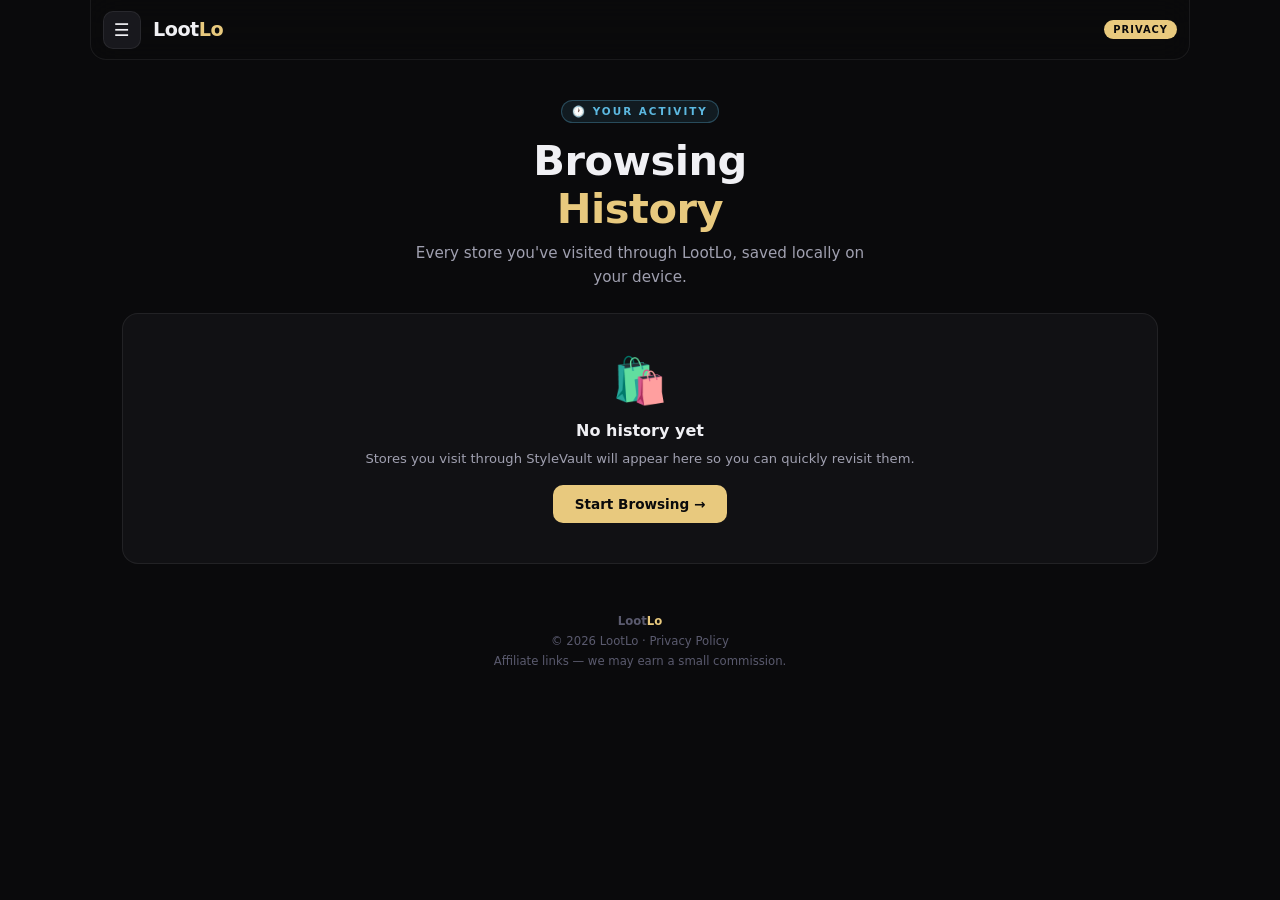
<file: history.html>
<!DOCTYPE html>
<html lang="en">

<head>
  <meta charset="UTF-8" />
  <meta name="viewport" content="width=device-width, initial-scale=1.0, maximum-scale=1.0, user-scalable=no" />
  <title>History — LootLo</title>
  <meta name="description" content="Every store you've visited through LootLo, saved locally on your device.">
  <meta name="keywords"
    content="LootLo, browsing history, visited stores, store categories, revisit stores, clear history, local storage">
  <meta property="og:title" content="History — LootLo">
  <meta property="og:description" content="Every store you've visited through LootLo, saved locally on your device.">
  <meta property="og:image" content="https://lootlo.site/lootlo.png">
  <link rel="stylesheet" href="style.css" />
  <link rel="shortcut icon" href="icon.webp" type="image/x-icon">
  <style>
    nav a {
      text-decoration: none;
      color: inherit;
    }
    .page-hero {
      padding: 28px 20px 20px;
    }

    .page-hero h1 {
      font-size: 1.8rem;
      font-weight: 800;
      letter-spacing: -0.5px;
      line-height: 1.15;
      margin-bottom: 8px;
    }

    .page-hero h1 em {
      font-style: normal;
      color: var(--gold);
    }

    .page-hero p {
      font-size: 0.85rem;
      color: var(--text-dim);
      line-height: 1.6;
    }

    .eyebrow {
      display: inline-flex;
      align-items: center;
      gap: 6px;
      background: rgba(92, 184, 224, 0.1);
      border: 1px solid rgba(92, 184, 224, 0.3);
      color: var(--blue);
      font-size: 0.65rem;
      font-weight: 700;
      letter-spacing: 2px;
      text-transform: uppercase;
      padding: 4px 10px;
      border-radius: 20px;
      margin-bottom: 14px;
    }

    .summary {
      display: flex;
      margin: 0 20px 24px;
      background: var(--surface2);
      border: 1px solid var(--border);
      border-radius: var(--radius-sm);
      overflow: hidden;
    }

    .summary-stat {
      flex: 1;
      padding: 14px 0;
      text-align: center;
      border-right: 1px solid var(--border);
    }

    .summary-stat:last-child {
      border-right: none;
    }

    .summary-num {
      font-size: 1.2rem;
      font-weight: 800;
      color: var(--blue);
      line-height: 1;
      margin-bottom: 4px;
    }

    .summary-label {
      font-size: 0.65rem;
      color: var(--muted);
      font-weight: 500;
      text-transform: uppercase;
      letter-spacing: 0.8px;
    }

    .history-section {
      padding: 0 20px;
      margin-bottom: 28px;
    }

    .history-section-title {
      font-size: 0.7rem;
      font-weight: 700;
      text-transform: uppercase;
      letter-spacing: 1.5px;
      color: var(--muted);
      margin-bottom: 12px;
    }

    .history-list {
      display: flex;
      flex-direction: column;
      gap: 8px;
    }

    .history-item {
      display: flex;
      align-items: center;
      gap: 12px;
      background: var(--surface);
      border: 1px solid var(--border);
      border-radius: var(--radius-sm);
      padding: 12px 14px;
      animation: slideUp 0.3s ease both;
    }

    .history-icon {
      width: 36px;
      height: 36px;
      border-radius: 9px;
      background: var(--surface2);
      border: 1px solid var(--border);
      display: flex;
      align-items: center;
      justify-content: center;
      font-size: 1rem;
      flex-shrink: 0;
    }

    .history-info {
      flex: 1;
      min-width: 0;
    }

    .history-store {
      font-size: 0.87rem;
      font-weight: 600;
      margin-bottom: 2px;
    }

    .history-cat {
      font-size: 0.72rem;
      color: var(--muted);
    }

    .history-right {
      display: flex;
      flex-direction: column;
      align-items: flex-end;
      gap: 6px;
    }

    .history-time {
      font-size: 0.65rem;
      color: var(--muted);
      white-space: nowrap;
    }

    .revisit-btn {
      font-size: 0.65rem;
      font-weight: 700;
      color: var(--gold);
      background: var(--gold-glow);
      border: 1px solid var(--border-gold);
      padding: 3px 8px;
      border-radius: 10px;
      cursor: pointer;
      text-decoration: none;
      white-space: nowrap;
    }

    .revisit-btn:active {
      opacity: 0.7;
    }

    .clear-wrap {
      padding: 0 20px 20px;
      text-align: center;
    }

    .clear-btn {
      background: transparent;
      border: 1px solid rgba(224, 92, 92, 0.3);
      color: var(--red);
      font-size: 0.8rem;
      font-weight: 600;
      padding: 10px 20px;
      border-radius: var(--radius-sm);
      cursor: pointer;
      width: 100%;
    }

    .clear-btn:active {
      opacity: 0.7;
    }

    /* ── DESKTOP ── */
    @media (min-width: 768px) {
      .page-hero {
        padding: 40px 0 24px;
        text-align: center;
        display: flex;
        flex-direction: column;
        align-items: center;
      }
      .page-hero h1 { font-size: 2.6rem; }
      .page-hero p { max-width: 480px; font-size: 0.95rem; }

      .summary {
        margin: 0 auto 24px;
        max-width: 480px;
      }

      .history-section { padding: 0; }

      .history-list {
        display: grid;
        grid-template-columns: repeat(2, 1fr);
        gap: 8px;
      }

      .clear-wrap { padding: 0 0 20px; }
      .clear-btn { max-width: 320px; margin: 0 auto; }
    }

    @media (min-width: 1100px) {
      .history-list { grid-template-columns: repeat(3, 1fr); }
    }
  </style>
</head>

<body>

  <nav class="top-nav">
    <div class="nav-left">
      <div class="hamburger-btn" id="hamburger-btn">☰</div>
      <div class="logo-text">Loot<span>Lo</span></div>
    </div>
    <div class="nav-right">
      <div class="nav-badge"><a href="privacy.html">Privacy</a></div>
    </div>
  </nav>

  <!-- HAMBURGER MENU OVERLAY -->
  <div id="menu-overlay">
    <div class="menu-panel">
      <div class="menu-header">
        <div class="logo-text">Loot<span>Lo</span></div>
        <div class="menu-close" id="menu-close">✕</div>
      </div>
      <a class="menu-item" href="/">
        <span class="menu-item-icon">🏠</span> Home
      </a>
      <a class="menu-item" href="trending.html">
        <span class="menu-item-icon">🔥</span> Trending
      </a>
      <a class="menu-item" href="toppicks.html">
        <span class="menu-item-icon">⭐</span> Top Picks
      </a>
      <a class="menu-item active" href="history.html">
        <span class="menu-item-icon">🕐</span> History
      </a>
      <a class="menu-item" href="privacy.html">
        <span class="menu-item-icon">🔒</span> Privacy Policy
      </a>
    </div>
  </div>

  <main class="main">

    <div class="page-hero">
      <div class="eyebrow">🕐 Your Activity</div>
      <h1>Browsing<br /><em>History</em></h1>
      <p>Every store you've visited through LootLo, saved locally on your device.</p>
    </div>

    <div class="summary" id="summary-row" style="display:none">
      <div class="summary-stat">
        <div class="summary-num" id="stat-total">0</div>
        <div class="summary-label">Visited</div>
      </div>
      <div class="summary-stat">
        <div class="summary-num" id="stat-stores">0</div>
        <div class="summary-label">Stores</div>
      </div>
      <div class="summary-stat">
        <div class="summary-num" id="stat-cats">0</div>
        <div class="summary-label">Categories</div>
      </div>
    </div>

    <div id="history-root"></div>

    <div class="clear-wrap" id="clear-wrap" style="display:none">
      <button class="clear-btn" id="clear-btn">🗑 Clear All History</button>
    </div>

    <!-- FOOTER -->
    <div class="main-footer">
      <strong>Loot<span>Lo</span></strong><br />
      © 2026 LootLo · <a href="privacy.html">Privacy Policy</a><br />
      Affiliate links — we may earn a small commission.
    </div>


  </main>

  <!-- Bottom nav removed — navigation now via hamburger menu -->

  <div id="overlay">
    <div class="sheet">
      <div class="sheet-handle"></div>
      <div class="sheet-body">
        <div class="sheet-icon">🛍️</div>
        <div class="sheet-title">Revisiting Store</div>
        <div class="sheet-store" id="sheet-store-name">–</div>
        <p class="sheet-note">We'll take you back to the pre-filtered section you visited before.</p>
        <div class="progress-wrap">
          <div class="progress-bar" id="sheet-progress"></div>
        </div>
        <p class="sheet-disclaimer">⚡ Affiliate link — LootLo may earn a commission at no extra cost to you.</p>
        <button class="btn-go" id="btn-go">Continue to Store →</button>
        <button class="btn-back" id="btn-back">Go back</button>
      </div>
    </div>
  </div>

  <script>
    // History page uses localStorage only — no Firebase needed.
    // Store metadata is fetched once from Firebase when available to keep URLs fresh,
    // but falls back to localStorage cache for offline use.

    const STORE_META_CACHE_KEY = 'sv_store_meta';

    function getVisited() {
      try { return JSON.parse(localStorage.getItem('sv_visited') || '{}'); } catch { return {}; }
    }
    function getStoreMeta() {
      try { return JSON.parse(localStorage.getItem(STORE_META_CACHE_KEY) || '{}'); } catch { return {}; }
    }

    function buildHistory() {
      const visited = getVisited();
      const storeMeta = getStoreMeta();
      const keys = Object.keys(visited).filter(k => visited[k]);
      return keys.map(key => {
        const meta = storeMeta[key] || {};
        const parts = key.split('_');
        const storeName = parts.slice(1).join('_');
        return {
          key, storeName,
          icon: meta.icon || '🛍️',
          cat: meta.cat || 'Fashion',
          url: meta.url || '#'
        };
      });
    }

    // ── Hamburger menu ──
    const menuOverlay = document.getElementById('menu-overlay');
    document.getElementById('hamburger-btn').addEventListener('click', () => {
      menuOverlay.classList.add('open');
    });
    document.getElementById('menu-close').addEventListener('click', () => {
      menuOverlay.classList.remove('open');
    });
    menuOverlay.addEventListener('click', e => {
      if (e.target === menuOverlay) menuOverlay.classList.remove('open');
    });

    let pendingUrl = null;

    function openSheet(name, url) {
      pendingUrl = url;
      document.getElementById('sheet-store-name').textContent = name;
      document.getElementById('overlay').classList.add('open');
      const bar = document.getElementById('sheet-progress');
      bar.style.width = '0%';
      requestAnimationFrame(() => { bar.style.width = '100%'; });
    }
    function closeSheet() {
      document.getElementById('overlay').classList.remove('open');
      pendingUrl = null;
      const bar = document.getElementById('sheet-progress');
      bar.style.transition = 'none'; bar.style.width = '0%';
      setTimeout(() => { bar.style.transition = 'width 3s linear'; }, 50);
    }

    document.getElementById('btn-go').addEventListener('click', () => {
      if (pendingUrl) window.open(pendingUrl, '_blank', 'noopener');
      closeSheet();
    });
    document.getElementById('btn-back').addEventListener('click', closeSheet);
    document.getElementById('overlay').addEventListener('click', e => {
      if (e.target === document.getElementById('overlay')) closeSheet();
    });

    document.getElementById('clear-btn').addEventListener('click', () => {
      if (confirm('Clear all browsing history?')) {
        localStorage.removeItem('sv_visited');
        render();
      }
    });

    function render() {
      const entries = buildHistory();
      const root = document.getElementById('history-root');
      root.innerHTML = '';

      if (!entries.length) {
        document.getElementById('summary-row').style.display = 'none';
        document.getElementById('clear-wrap').style.display = 'none';
        root.innerHTML = `
      <div class="empty-state">
        <div class="empty-icon">🛍️</div>
        <div class="empty-title">No history yet</div>
        <div class="empty-desc">Stores you visit through StyleVault will appear here so you can quickly revisit them.</div>
        <a class="empty-cta" href="stylevault.html" style="display:inline-block;background:var(--gold);color:#0a0a0c;font-weight:700;font-size:.85rem;padding:11px 22px;border-radius:var(--radius-sm);text-decoration:none;margin-top:16px;">Start Browsing →</a>
      </div>`;
        return;
      }

      const uniqueStores = new Set(entries.map(e => e.storeName)).size;
      const uniqueCats = new Set(entries.map(e => e.cat)).size;
      document.getElementById('stat-total').textContent = entries.length;
      document.getElementById('stat-stores').textContent = uniqueStores;
      document.getElementById('stat-cats').textContent = uniqueCats;
      document.getElementById('summary-row').style.display = 'flex';
      document.getElementById('clear-wrap').style.display = 'block';

      const groups = {};
      entries.forEach(e => {
        if (!groups[e.cat]) groups[e.cat] = [];
        groups[e.cat].push(e);
      });

      Object.entries(groups).forEach(([cat, items]) => {
        const section = document.createElement('div');
        section.className = 'history-section';
        section.innerHTML = `<div class="history-section-title">${cat}</div><div class="history-list"></div>`;
        root.appendChild(section);

        const list = section.querySelector('.history-list');
        items.forEach((entry, i) => {
          const el = document.createElement('div');
          el.className = 'history-item';
          el.style.animationDelay = `${i * 0.04}s`;
          const hasUrl = entry.url && entry.url !== '#';
          const revisitHTML = hasUrl
            ? `<a class="revisit-btn" href="#" data-url="${entry.url}" data-name="${entry.storeName}">Revisit →</a>`
            : `<span class="revisit-btn" style="opacity:.4;cursor:default;">Unavailable</span>`;
          el.innerHTML = `
        <div class="history-icon">${entry.icon}</div>
        <div class="history-info">
          <div class="history-store">${entry.storeName}</div>
          <div class="history-cat">${entry.cat}</div>
        </div>
        <div class="history-right">
          <span class="history-time">Visited</span>
          ${revisitHTML}
        </div>`;
          list.appendChild(el);
        });
      });

      root.querySelectorAll('.revisit-btn[data-url]').forEach(btn => {
        btn.addEventListener('click', e => {
          e.preventDefault();
          openSheet(btn.dataset.name, btn.dataset.url);
        });
      });
    }

    // Try to refresh store metadata from Firebase cards (best-effort)
    // This enriches the history with fresh URLs/icons without blocking the UI.
    (async function tryRefreshMeta() {
      try {
        // firebase-config.js must already be loaded (it's a regular script earlier in the page)
        if (typeof window.FIREBASE_CONFIG === 'undefined') return;
        const { initializeApp } = await import("https://www.gstatic.com/firebasejs/10.12.2/firebase-app.js");
        const { getDatabase, ref, get } = await import("https://www.gstatic.com/firebasejs/10.12.2/firebase-database.js");
        const app = initializeApp(window.FIREBASE_CONFIG, 'history-app');
        const db = getDatabase(app);
        const snap = await get(ref(db, 'cards'));
        if (!snap.exists()) return;
        const meta = {};
        snap.forEach(child => {
          const card = child.val();
          (card.stores || []).forEach(s => {
            const key = `${card.id}_${s.name}`;
            meta[key] = { icon: s.icon, cat: card.title, url: s.url };
          });
        });
        localStorage.setItem(STORE_META_CACHE_KEY, JSON.stringify(meta));
        render(); // re-render with fresh metadata
      } catch (e) {
        // silently fail; cached or default metadata is fine
      }
    })();

    render();
  </script>
  <script src="firebase-config.js"></script>
</body>

</html>
</file>
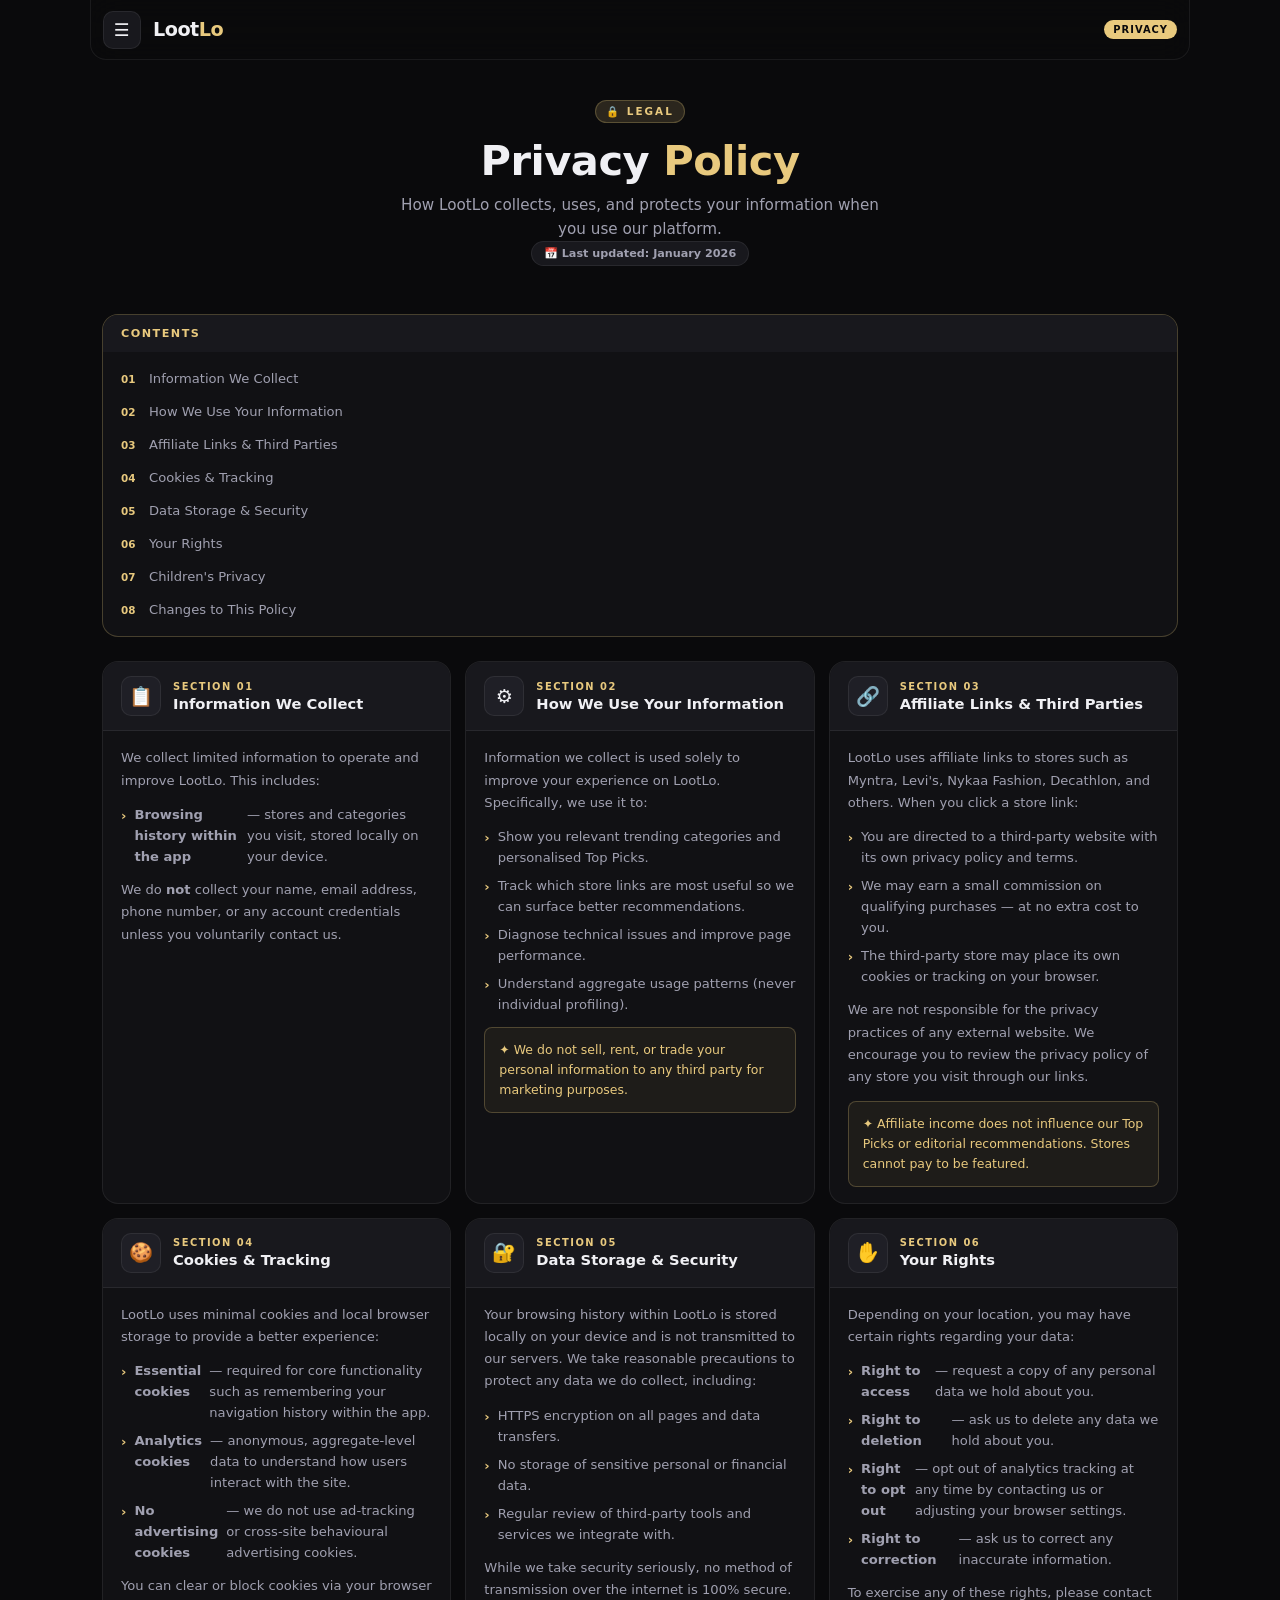
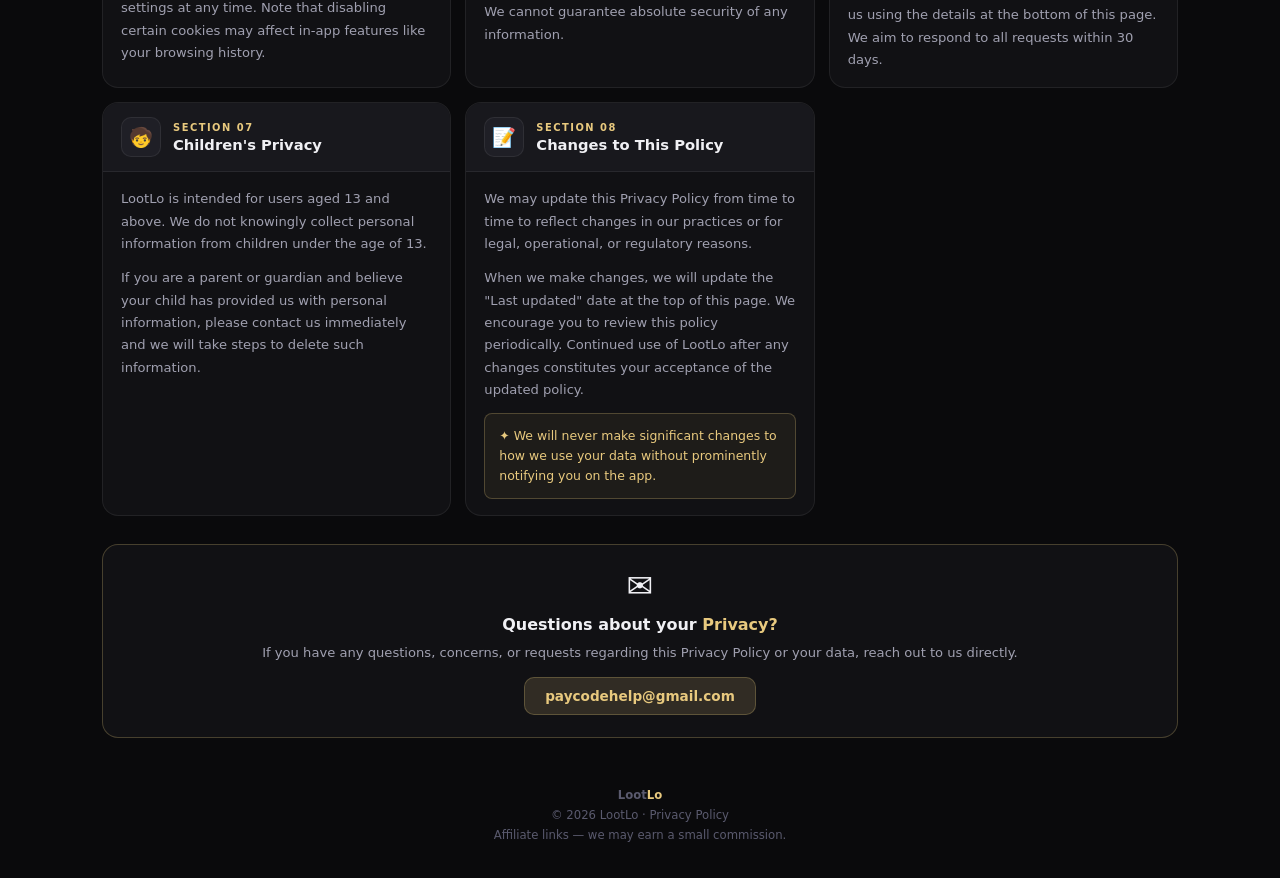
<file: privacy.html>
<!DOCTYPE html>
<html lang="en">
<head>
  <meta charset="UTF-8" />
  <meta name="viewport" content="width=device-width, initial-scale=1.0, maximum-scale=1.0, user-scalable=no" />
  <title>Privacy Policy — LootLo</title>
  <meta name="description" content="How LootLo collects, uses, and protects your information when you use our platform." />
  <meta name="keywords" content="LootLo, privacy policy, data collection, cookies, affiliate links, user information, data security" />
  <link rel="shortcut icon" href="icon.webp" type="image/x-icon">
  <link rel="stylesheet" href="style.css" />
  <style>
    /* ── PAGE HERO ── */
    .page-hero { padding: 28px 20px 20px; }
    .page-hero h1 { font-size: 1.8rem; font-weight: 800; letter-spacing: -0.5px; line-height: 1.15; margin-bottom: 8px; }
    .page-hero h1 em { font-style: normal; color: var(--gold); }
    .page-hero p { font-size: 0.85rem; color: var(--text-dim); line-height: 1.6; }

    .eyebrow {
      display: inline-flex; align-items: center; gap: 6px;
      background: var(--gold-glow); border: 1px solid var(--border-gold);
      color: var(--gold); font-size: 0.65rem; font-weight: 700;
      letter-spacing: 2px; text-transform: uppercase;
      padding: 4px 10px; border-radius: 20px; margin-bottom: 14px;
    }

    /* ── LAST UPDATED CHIP ── */
    .updated-chip {
      display: inline-flex; align-items: center; gap: 6px;
      background: var(--surface2); border: 1px solid var(--border);
      color: var(--text-dim); font-size: 0.7rem; font-weight: 600;
      padding: 5px 12px; border-radius: 20px; margin-bottom: 24px;
    }

    /* ── TOC ── */
    .toc {
      margin: 0 20px 24px;
      background: var(--surface);
      border: 1px solid var(--border-gold);
      border-radius: var(--radius);
      overflow: hidden;
    }
    .toc-header {
      background: var(--surface2);
      padding: 12px 18px;
      font-size: 0.7rem;
      font-weight: 700;
      text-transform: uppercase;
      letter-spacing: 1.5px;
      color: var(--gold);
    }
    .toc-list {
      padding: 10px 0;
    }
    .toc-item {
      display: flex;
      align-items: center;
      gap: 10px;
      padding: 9px 18px;
      font-size: 0.82rem;
      color: var(--text-dim);
      cursor: pointer;
      text-decoration: none;
      transition: background 0.15s;
    }
    .toc-item:active { background: var(--surface2); }
    .toc-num {
      font-size: 0.65rem;
      font-weight: 700;
      color: var(--gold);
      width: 18px;
      flex-shrink: 0;
    }

    /* ── SECTIONS ── */
    .privacy-sections {
      padding: 0 20px;
      display: flex;
      flex-direction: column;
      gap: 14px;
      margin-bottom: 28px;
    }

    .priv-card {
      background: var(--surface);
      border: 1px solid var(--border);
      border-radius: var(--radius);
      overflow: hidden;
      animation: slideUp 0.3s ease both;
    }
    .priv-card:nth-child(2)  { animation-delay: 0.05s; }
    .priv-card:nth-child(3)  { animation-delay: 0.10s; }
    .priv-card:nth-child(4)  { animation-delay: 0.15s; }
    .priv-card:nth-child(5)  { animation-delay: 0.20s; }
    .priv-card:nth-child(6)  { animation-delay: 0.25s; }
    .priv-card:nth-child(7)  { animation-delay: 0.30s; }
    .priv-card:nth-child(8)  { animation-delay: 0.35s; }

    .priv-card-header {
      background: var(--surface2);
      padding: 14px 18px;
      display: flex;
      align-items: center;
      gap: 12px;
      border-bottom: 1px solid var(--border);
    }

    .priv-icon-wrap {
      width: 40px; height: 40px;
      border-radius: 10px;
      background: var(--surface3);
      border: 1px solid var(--border);
      display: flex; align-items: center; justify-content: center;
      font-size: 1.2rem; flex-shrink: 0;
    }

    .priv-card-num {
      font-size: 0.62rem;
      font-weight: 700;
      text-transform: uppercase;
      letter-spacing: 1.5px;
      color: var(--gold);
      margin-bottom: 3px;
    }
    .priv-card-title {
      font-size: 0.92rem;
      font-weight: 700;
      line-height: 1.2;
    }

    .priv-card-body {
      padding: 16px 18px;
    }
    .priv-card-body p {
      font-size: 0.82rem;
      color: var(--text-dim);
      line-height: 1.7;
      margin-bottom: 12px;
    }
    .priv-card-body p:last-child { margin-bottom: 0; }

    .priv-list {
      list-style: none;
      padding: 0;
      margin: 0 0 12px;
      display: flex;
      flex-direction: column;
      gap: 7px;
    }
    .priv-list li {
      display: flex;
      align-items: flex-start;
      gap: 8px;
      font-size: 0.82rem;
      color: var(--text-dim);
      line-height: 1.6;
    }
    .priv-list li::before {
      content: "›";
      color: var(--gold);
      font-weight: 700;
      flex-shrink: 0;
      margin-top: 1px;
    }
    .priv-list li:last-child { margin-bottom: 0; }

    /* ── HIGHLIGHT BOX ── */
    .highlight-box {
      background: rgba(232,201,126,0.06);
      border: 1px solid var(--border-gold);
      border-radius: 8px;
      padding: 12px 14px;
      font-size: 0.78rem;
      color: var(--gold);
      line-height: 1.6;
      margin-bottom: 12px;
    }
    .highlight-box:last-child { margin-bottom: 0; }

    /* ── CONTACT CARD ── */
    .contact-card {
      margin: 0 20px 28px;
      background: var(--surface);
      border: 1px solid var(--border-gold);
      border-radius: var(--radius);
      padding: 22px 20px;
      text-align: center;
    }
    .contact-card .contact-icon { font-size: 2rem; margin-bottom: 10px; }
    .contact-card h2 { font-size: 1rem; font-weight: 700; margin-bottom: 8px; }
    .contact-card h2 span { color: var(--gold); }
    .contact-card p { font-size: 0.82rem; color: var(--text-dim); line-height: 1.6; margin-bottom: 14px; }
    .contact-email {
      display: inline-block;
      background: var(--gold-glow);
      border: 1px solid var(--border-gold);
      color: var(--gold);
      font-size: 0.85rem;
      font-weight: 700;
      padding: 10px 20px;
      border-radius: var(--radius-sm);
      text-decoration: none;
    }

    /* ── DESKTOP ── */
    @media (min-width: 768px) {
      .page-hero {
        padding: 40px 0 24px;
        text-align: center;
        display: flex;
        flex-direction: column;
        align-items: center;
      }
      .page-hero h1 { font-size: 2.6rem; }
      .page-hero p { max-width: 480px; font-size: 0.95rem; }

      .toc { margin: 0 0 24px; }

      .privacy-sections {
        padding: 0;
        display: grid;
        grid-template-columns: repeat(2, 1fr);
        gap: 14px;
        align-items: stretch;
      }
      .priv-card { display: flex; flex-direction: column; }

      .contact-card { margin: 0 0 28px; }
    }

    @media (min-width: 1100px) {
      .privacy-sections { grid-template-columns: repeat(3, 1fr); }
    }
  </style>

  <script type="application/json">
    {
      "@context": "https://schema.org",
      "@type": "WebPage",
      "name": "Privacy Policy — LootLo",
      "description": "How LootLo collects, uses, and protects your information when you use our platform.",
      "url": "https://lootlo.com/privacy"
    }
  </script>
</head>
<body>

<!-- TOP NAV -->
<nav class="top-nav">
  <div class="nav-left">
    <div class="hamburger-btn" id="hamburger-btn">☰</div>
    <div class="logo-text">Loot<span>Lo</span></div>
  </div>
  <div class="nav-right">
    <div class="nav-badge">Privacy</div>
  </div>
</nav>

<!-- HAMBURGER MENU OVERLAY -->
<div id="menu-overlay">
  <div class="menu-panel">
    <div class="menu-header">
      <div class="logo-text">Loot<span>Lo</span></div>
      <div class="menu-close" id="menu-close">✕</div>
    </div>
    <a class="menu-item" href="/">
      <span class="menu-item-icon">🏠</span> Home
    </a>
    <a class="menu-item" href="trending.html">
      <span class="menu-item-icon">🔥</span> Trending
    </a>
    <a class="menu-item" href="toppicks.html">
      <span class="menu-item-icon">⭐</span> Top Picks
    </a>
    <a class="menu-item" href="history.html">
      <span class="menu-item-icon">🕐</span> History
    </a>
    <a class="menu-item active" href="privacy.html">
      <span class="menu-item-icon">🔒</span> Privacy Policy
    </a>
  </div>
</div>

<main class="main">

  <!-- HERO -->
  <div class="page-hero">
    <div class="eyebrow">🔒 Legal</div>
    <h1>Privacy <em>Policy</em></h1>
    <p>How LootLo collects, uses, and protects your information when you use our platform.</p>
    <div class="updated-chip">📅 Last updated: January 2026</div>
  </div>

  <!-- TABLE OF CONTENTS -->
  <div class="toc">
    <div class="toc-header">Contents</div>
    <div class="toc-list">
      <a class="toc-item" href="#s1"><span class="toc-num">01</span> Information We Collect</a>
      <a class="toc-item" href="#s2"><span class="toc-num">02</span> How We Use Your Information</a>
      <a class="toc-item" href="#s3"><span class="toc-num">03</span> Affiliate Links & Third Parties</a>
      <a class="toc-item" href="#s4"><span class="toc-num">04</span> Cookies & Tracking</a>
      <a class="toc-item" href="#s5"><span class="toc-num">05</span> Data Storage & Security</a>
      <a class="toc-item" href="#s6"><span class="toc-num">06</span> Your Rights</a>
      <a class="toc-item" href="#s7"><span class="toc-num">07</span> Children's Privacy</a>
      <a class="toc-item" href="#s8"><span class="toc-num">08</span> Changes to This Policy</a>
    </div>
  </div>

  <!-- SECTIONS -->
  <div class="privacy-sections">

    <!-- 01 -->
    <div class="priv-card" id="s1">
      <div class="priv-card-header">
        <div class="priv-icon-wrap">📋</div>
        <div>
          <div class="priv-card-num">Section 01</div>
          <div class="priv-card-title">Information We Collect</div>
        </div>
      </div>
      <div class="priv-card-body">
        <p>We collect limited information to operate and improve LootLo. This includes:</p>
        <ul class="priv-list">
          <!-- <li><strong>Usage data</strong> — pages visited, categories browsed, links clicked, and time spent on the app.</li> -->
          <!-- <li><strong>Device information</strong> — browser type, operating system, screen resolution, and language settings.</li> -->
          <!-- <li><strong>Referral data</strong> — the source from which you arrived at LootLo (e.g. search engine, social media).</li> -->
          <li><strong>Browsing history within the app</strong> — stores and categories you visit, stored locally on your device.</li>
        </ul>
        <p>We do <strong>not</strong> collect your name, email address, phone number, or any account credentials unless you voluntarily contact us.</p>
      </div>
    </div>

    <!-- 02 -->
    <div class="priv-card" id="s2">
      <div class="priv-card-header">
        <div class="priv-icon-wrap">⚙️</div>
        <div>
          <div class="priv-card-num">Section 02</div>
          <div class="priv-card-title">How We Use Your Information</div>
        </div>
      </div>
      <div class="priv-card-body">
        <p>Information we collect is used solely to improve your experience on LootLo. Specifically, we use it to:</p>
        <ul class="priv-list">
          <li>Show you relevant trending categories and personalised Top Picks.</li>
          <li>Track which store links are most useful so we can surface better recommendations.</li>
          <li>Diagnose technical issues and improve page performance.</li>
          <li>Understand aggregate usage patterns (never individual profiling).</li>
        </ul>
        <div class="highlight-box">✦ We do not sell, rent, or trade your personal information to any third party for marketing purposes.</div>
      </div>
    </div>

    <!-- 03 -->
    <div class="priv-card" id="s3">
      <div class="priv-card-header">
        <div class="priv-icon-wrap">🔗</div>
        <div>
          <div class="priv-card-num">Section 03</div>
          <div class="priv-card-title">Affiliate Links & Third Parties</div>
        </div>
      </div>
      <div class="priv-card-body">
        <p>LootLo uses affiliate links to stores such as Myntra, Levi's, Nykaa Fashion, Decathlon, and others. When you click a store link:</p>
        <ul class="priv-list">
          <li>You are directed to a third-party website with its own privacy policy and terms.</li>
          <li>We may earn a small commission on qualifying purchases — at no extra cost to you.</li>
          <li>The third-party store may place its own cookies or tracking on your browser.</li>
        </ul>
        <p>We are not responsible for the privacy practices of any external website. We encourage you to review the privacy policy of any store you visit through our links.</p>
        <div class="highlight-box">✦ Affiliate income does not influence our Top Picks or editorial recommendations. Stores cannot pay to be featured.</div>
      </div>
    </div>

    <!-- 04 -->
    <div class="priv-card" id="s4">
      <div class="priv-card-header">
        <div class="priv-icon-wrap">🍪</div>
        <div>
          <div class="priv-card-num">Section 04</div>
          <div class="priv-card-title">Cookies & Tracking</div>
        </div>
      </div>
      <div class="priv-card-body">
        <p>LootLo uses minimal cookies and local browser storage to provide a better experience:</p>
        <ul class="priv-list">
          <li><strong>Essential cookies</strong> — required for core functionality such as remembering your navigation history within the app.</li>
          <li><strong>Analytics cookies</strong> — anonymous, aggregate-level data to understand how users interact with the site.</li>
          <li><strong>No advertising cookies</strong> — we do not use ad-tracking or cross-site behavioural advertising cookies.</li>
        </ul>
        <p>You can clear or block cookies via your browser settings at any time. Note that disabling certain cookies may affect in-app features like your browsing history.</p>
      </div>
    </div>

    <!-- 05 -->
    <div class="priv-card" id="s5">
      <div class="priv-card-header">
        <div class="priv-icon-wrap">🔐</div>
        <div>
          <div class="priv-card-num">Section 05</div>
          <div class="priv-card-title">Data Storage & Security</div>
        </div>
      </div>
      <div class="priv-card-body">
        <p>Your browsing history within LootLo is stored locally on your device and is not transmitted to our servers. We take reasonable precautions to protect any data we do collect, including:</p>
        <ul class="priv-list">
          <li>HTTPS encryption on all pages and data transfers.</li>
          <li>No storage of sensitive personal or financial data.</li>
          <li>Regular review of third-party tools and services we integrate with.</li>
        </ul>
        <p>While we take security seriously, no method of transmission over the internet is 100% secure. We cannot guarantee absolute security of any information.</p>
      </div>
    </div>

    <!-- 06 -->
    <div class="priv-card" id="s6">
      <div class="priv-card-header">
        <div class="priv-icon-wrap">✋</div>
        <div>
          <div class="priv-card-num">Section 06</div>
          <div class="priv-card-title">Your Rights</div>
        </div>
      </div>
      <div class="priv-card-body">
        <p>Depending on your location, you may have certain rights regarding your data:</p>
        <ul class="priv-list">
          <li><strong>Right to access</strong> — request a copy of any personal data we hold about you.</li>
          <li><strong>Right to deletion</strong> — ask us to delete any data we hold about you.</li>
          <li><strong>Right to opt out</strong> — opt out of analytics tracking at any time by contacting us or adjusting your browser settings.</li>
          <li><strong>Right to correction</strong> — ask us to correct any inaccurate information.</li>
        </ul>
        <p>To exercise any of these rights, please contact us using the details at the bottom of this page. We aim to respond to all requests within 30 days.</p>
      </div>
    </div>

    <!-- 07 -->
    <div class="priv-card" id="s7">
      <div class="priv-card-header">
        <div class="priv-icon-wrap">🧒</div>
        <div>
          <div class="priv-card-num">Section 07</div>
          <div class="priv-card-title">Children's Privacy</div>
        </div>
      </div>
      <div class="priv-card-body">
        <p>LootLo is intended for users aged 13 and above. We do not knowingly collect personal information from children under the age of 13.</p>
        <p>If you are a parent or guardian and believe your child has provided us with personal information, please contact us immediately and we will take steps to delete such information.</p>
      </div>
    </div>

    <!-- 08 -->
    <div class="priv-card" id="s8">
      <div class="priv-card-header">
        <div class="priv-icon-wrap">📝</div>
        <div>
          <div class="priv-card-num">Section 08</div>
          <div class="priv-card-title">Changes to This Policy</div>
        </div>
      </div>
      <div class="priv-card-body">
        <p>We may update this Privacy Policy from time to time to reflect changes in our practices or for legal, operational, or regulatory reasons.</p>
        <p>When we make changes, we will update the "Last updated" date at the top of this page. We encourage you to review this policy periodically. Continued use of LootLo after any changes constitutes your acceptance of the updated policy.</p>
        <div class="highlight-box">✦ We will never make significant changes to how we use your data without prominently notifying you on the app.</div>
      </div>
    </div>

  </div>

  <!-- CONTACT -->
  <div class="contact-card">
    <div class="contact-icon">✉️</div>
    <h2>Questions about your <span>Privacy?</span></h2>
    <p>If you have any questions, concerns, or requests regarding this Privacy Policy or your data, reach out to us directly.</p>
    <a class="contact-email" href="mailto:privacy@stylevault.in">paycodehelp@gmail.com</a>
  </div>

 <!-- FOOTER -->
  <div class="main-footer">
    <strong>Loot<span>Lo</span></strong><br/>
    © 2026 LootLo · <a href="privacy.html">Privacy Policy</a><br/>
    Affiliate links — we may earn a small commission.
  </div>


</main>

<!-- Bottom nav removed — navigation now via hamburger menu -->

<script>
  const menuOverlay = document.getElementById('menu-overlay');
  document.getElementById('hamburger-btn').addEventListener('click', () => {
    menuOverlay.classList.add('open');
  });
  document.getElementById('menu-close').addEventListener('click', () => {
    menuOverlay.classList.remove('open');
  });
  menuOverlay.addEventListener('click', e => {
    if (e.target === menuOverlay) menuOverlay.classList.remove('open');
  });
</script>

</body>
</html>
</file>
<file: style.css>
/* ── VARIABLES ── */
:root {
  --gold: #e8c97e;
  --gold-dim: #c8a84e;
  --gold-glow: rgba(232,201,126,0.15);
  --bg: #0a0a0c;
  --surface: #111114;
  --surface2: #18181d;
  --surface3: #1f1f26;
  --border: rgba(255,255,255,0.07);
  --border-gold: rgba(232,201,126,0.25);
  --text: #f0f0f4;
  --text-dim: #a0a0b0;
  --muted: #5a5a6e;
  --red: #e05c5c;
  --blue: #5cb8e0;
  --radius: 16px;
  --radius-sm: 10px;
  --nav-h: 60px;
  --bottom-h: 68px;
  --safe-bottom: env(safe-area-inset-bottom, 0px);
}

/* ── RESET ── */
* { box-sizing: border-box; margin: 0; padding: 0; -webkit-tap-highlight-color: transparent; }
html { height: 100%; }

body {
  font-family: system-ui, -apple-system, sans-serif;
  background: var(--bg);
  color: var(--text);
  min-height: 100%;
  overflow-x: hidden;
  -webkit-font-smoothing: antialiased;
}

/* ── TOP NAV ── */
.top-nav {
  width: 100%;
  position: fixed;
  top: 0; left: 0; right: 0;
  height: var(--nav-h);
  background: rgba(10,10,12,0.9);
  backdrop-filter: blur(16px);
  border-bottom: 1px solid var(--border);
  display: flex;
  align-items: center;
  justify-content: space-between;
  padding: 0 20px;
  z-index: 100;
}

.logo-text {
  font-size: 1.2rem;
  font-weight: 800;
  letter-spacing: -0.5px;
}
.logo-text span { color: var(--gold); }

.nav-left {
  display: flex;
  align-items: center;
  gap: 12px;
}

.nav-right {
  display: flex;
  align-items: center;
  justify-content: flex-end;
  gap: 12px;
}

.nav-badge {
  background: var(--gold);
  color: #0a0a0c;
  font-size: 0.62rem;
  font-weight: 700;
  letter-spacing: 1px;
  text-transform: uppercase;
  padding: 4px 9px;
  border-radius: 20px;
}

/* Hamburger button */
.hamburger-btn {
  width: 38px;
  height: 38px;
  border-radius: 10px;
  background: var(--surface2);
  border: 1px solid var(--border);
  display: flex;
  align-items: center;
  justify-content: center;
  cursor: pointer;
  flex-shrink: 0;
  font-size: 1.1rem;
  color: var(--text);
}
.hamburger-btn:active { opacity: 0.7; }

/* ── HAMBURGER MENU PANEL ── */
#menu-overlay {
  position: fixed;
  inset: 0;
  background: rgba(0,0,0,0.55);
  backdrop-filter: blur(6px);
  z-index: 250;
  display: none;
}
#menu-overlay.open { display: block; }

.menu-panel {
  position: absolute;
  top: 0; left: 0;
  height: 100%;
  width: 78%;
  max-width: 320px;
  background: var(--surface);
  border-right: 1px solid var(--border);
  padding: 20px;
  display: flex;
  flex-direction: column;
  gap: 6px;
  animation: menuSlide 0.22s ease;
}
@keyframes menuSlide {
  from { transform: translateX(-100%); }
  to   { transform: translateX(0); }
}

.menu-header {
  display: flex;
  align-items: center;
  justify-content: space-between;
  margin-bottom: 16px;
}
.menu-close {
  width: 34px;
  height: 34px;
  border-radius: 10px;
  background: var(--surface2);
  border: 1px solid var(--border);
  display: flex;
  align-items: center;
  justify-content: center;
  cursor: pointer;
  font-size: 1rem;
  color: var(--text);
}
.menu-close:active { opacity: 0.7; }

.menu-item {
  display: flex;
  align-items: center;
  gap: 14px;
  padding: 13px 14px;
  border-radius: var(--radius-sm);
  color: var(--text);
  font-weight: 600;
  font-size: 0.92rem;
  text-decoration: none;
  transition: background 0.15s, color 0.15s;
}
.menu-item:active { opacity: 0.7; }
.menu-item.active {
  background: var(--gold-glow);
  color: var(--gold);
  border: 1px solid var(--border-gold);
}
.menu-item-icon { font-size: 1.15rem; width: 24px; text-align: center; }

/* ── MAIN ── */
.main {
  padding-top: var(--nav-h);
  padding-bottom: 24px;
}

/* ── HERO ── */
.hero {
  padding: 28px 20px 20px;
}

.hero-eyebrow {
  display: inline-flex;
  align-items: center;
  gap: 6px;
  background: var(--gold-glow);
  border: 1px solid var(--border-gold);
  color: var(--gold);
  font-size: 0.67rem;
  font-weight: 600;
  letter-spacing: 2px;
  text-transform: uppercase;
  padding: 5px 12px;
  border-radius: 20px;
  margin-bottom: 14px;
}

.hero h1 {
  font-size: 2rem;
  font-weight: 800;
  line-height: 1.1;
  letter-spacing: -0.5px;
  margin-bottom: 10px;
}
.hero h1 em {
  font-style: normal;
  color: var(--gold);
}

.hero-sub {
  color: var(--text-dim);
  font-size: 0.88rem;
  line-height: 1.6;
  max-width: 320px;
}

/* ── STATS ── */
.stats {
  display: flex;
  margin: 0 auto 24px;
  width: calc(100% - 40px);
  max-width: 360px;
  background: var(--surface2);
  border: 1px solid var(--border);
  border-radius: var(--radius-sm);
  overflow: hidden;
}

.stat {
  flex: 1;
  padding: 14px 0;
  text-align: center;
  border-right: 1px solid var(--border);
}
.stat:last-child { border-right: none; }

.stat-num {
  font-size: 1.2rem;
  font-weight: 800;
  color: var(--gold);
  line-height: 1;
  margin-bottom: 4px;
}
.stat-label {
  font-size: 0.65rem;
  color: var(--muted);
  font-weight: 500;
  text-transform: uppercase;
  letter-spacing: 0.8px;
}

/* ── CHIPS ── */
.chips-wrap {
  overflow-x: auto;
  -webkit-overflow-scrolling: touch;
  scrollbar-width: none;
  padding: 0 20px 20px;
}
.chips-wrap::-webkit-scrollbar { display: none; }

.chips {
  display: flex;
  gap: 8px;
  width: max-content;
}

.chip {
  display: flex;
  align-items: center;
  gap: 6px;
  white-space: nowrap;
  padding: 9px 16px;
  border-radius: 24px;
  border: 1px solid var(--border);
  background: var(--surface);
  color: var(--text-dim);
  cursor: pointer;
  font-size: 0.82rem;
  font-weight: 600;
  transition: background 0.18s, color 0.18s, border-color 0.18s;
  user-select: none;
}
.chip:active { opacity: 0.7; }
.chip.active {
  background: var(--gold);
  border-color: var(--gold);
  color: #0a0a0c;
}

/* ── SECTION LABEL ── */
.section-label {
  padding: 0 20px 14px;
  display: flex;
  align-items: baseline;
  justify-content: space-between;
}
.section-label h2 {
  font-size: 1.05rem;
  font-weight: 700;
}
.section-label span {
  font-size: 0.75rem;
  color: var(--gold);
  font-weight: 600;
}

/* ── CARDS ── */
.cards-list {
  padding: 0 20px;
  display: flex;
  flex-direction: column;
  gap: 14px;
}

.card {
  background: var(--surface);
  border: 1px solid var(--border);
  border-radius: var(--radius);
  overflow: hidden;
  animation: slideUp 0.3s ease both;
  display: flex;
  flex-direction: column;
}

/* Explore More button (commented out in markup for now) */
.explore-more-btn {
  display: block;
  width: 100%;
  background: var(--surface2);
  color: var(--gold);
  font-weight: 700;
  font-size: 0.82rem;
  letter-spacing: 0.4px;
  padding: 13px;
  border: 1px solid var(--border-gold);
  border-top: 1px solid var(--border);
  cursor: pointer;
  text-align: center;
  text-decoration: none;
  transition: background 0.15s, opacity 0.15s;
  margin-top: auto;
}
.explore-more-btn:hover,
.explore-more-btn:active { background: var(--gold-glow); opacity: 0.9; }

@keyframes slideUp {
  from { opacity: 0; transform: translateY(14px); }
  to   { opacity: 1; transform: translateY(0); }
}
.card:nth-child(2) { animation-delay: 0.05s; }
.card:nth-child(3) { animation-delay: 0.10s; }
.card:nth-child(4) { animation-delay: 0.15s; }

.card-header {
  height: 86px;
  background: var(--surface2);
  display: flex;
  align-items: center;
  padding: 0 18px;
  gap: 14px;
}

.card-emoji-wrap {
  width: 52px;
  height: 52px;
  border-radius: 12px;
  background: var(--surface3);
  border: 1px solid var(--border);
  display: flex;
  align-items: center;
  justify-content: center;
  font-size: 1.7rem;
  flex-shrink: 0;
}

.card-header-info { flex: 1; min-width: 0; }

.card-title {
  font-size: 0.93rem;
  font-weight: 700;
  margin-bottom: 5px;
  line-height: 1.3;
}

.badges-row { display: flex; gap: 5px; }

.badge {
  font-size: 0.6rem;
  font-weight: 700;
  letter-spacing: 0.8px;
  text-transform: uppercase;
  padding: 3px 8px;
  border-radius: 20px;
}
.badge-top { background: rgba(232,201,126,0.12); color: var(--gold); border: 1px solid rgba(232,201,126,0.3); }
.badge-hot { background: rgba(224,92,92,0.12);   color: var(--red);  border: 1px solid rgba(224,92,92,0.3);  }
.badge-new { background: rgba(92,184,224,0.12);  color: var(--blue); border: 1px solid rgba(92,184,224,0.3); }

.card-desc {
  padding: 14px 18px;
  font-size: 0.82rem;
  color: var(--text-dim);
  line-height: 1.6;
  border-bottom: 1px solid var(--border);
}

.top-pick-bar {
  margin: 14px 18px 8px;
  background: rgba(232,201,126,0.06);
  border: 1px solid var(--border-gold);
  border-radius: 8px;
  padding: 8px 12px;
  font-size: 0.75rem;
  color: var(--gold);
  font-weight: 600;
}

/* ── STORES ── */
.stores {
  padding: 10px 18px 18px;
  display: flex;
  flex-direction: column;
  gap: 8px;
}

.store-btn {
  display: flex;
  align-items: center;
  justify-content: space-between;
  background: var(--surface2);
  border: 1px solid var(--border);
  border-radius: var(--radius-sm);
  padding: 12px 14px;
  cursor: pointer;
  text-decoration: none;
  transition: opacity 0.15s;
}
.store-btn:active { opacity: 0.7; }
.store-btn.is-top { border-color: var(--border-gold); background: rgba(232,201,126,0.04); }

.store-left { display: flex; align-items: center; gap: 10px; }

.store-icon {
  width: 34px;
  height: 34px;
  border-radius: 8px;
  background: var(--surface3);
  border: 1px solid var(--border);
  display: flex;
  align-items: center;
  justify-content: center;
  font-size: 1rem;
  flex-shrink: 0;
}

.store-name {
  font-size: 0.87rem;
  font-weight: 600;
  margin-bottom: 2px;
  display: flex;
  align-items: center;
  gap: 6px;
  color: var(--text);
}
.top-star { color: var(--gold); font-size: 0.75rem; }

.store-sub {
  font-size: 0.72rem;
  color: var(--text-dim);
}

.visited-tag {
  font-size: 0.6rem;
  color: var(--blue);
  background: rgba(92,184,224,0.1);
  border: 1px solid rgba(92,184,224,0.25);
  padding: 2px 6px;
  border-radius: 10px;
  font-weight: 600;
}

.store-arrow {
  color: var(--muted);
  font-size: 1rem;
  flex-shrink: 0;
}

/* ── DIVIDER ── */
.cat-divider {
  height: 1px;
  background: var(--border);
  margin: 24px 20px;
}

/* ── ABOUT ── */
.about-panel {
  margin: 8px 20px 0;
  background: var(--surface);
  border: 1px solid var(--border);
  border-radius: var(--radius);
  padding: 22px 20px;
  text-align: center;
}
.about-panel h2 { font-size: 1rem; font-weight: 700; margin-bottom: 10px; }
.about-panel h2 span { color: var(--gold); }
.about-panel p { font-size: 0.82rem; color: var(--text-dim); line-height: 1.65; }

/* ── HOW IT WORKS ── */
.hiw-section { padding: 24px 20px 0; }
.hiw-section h2 { font-size: 1rem; font-weight: 700; margin-bottom: 14px; }
.hiw-section h2 span { color: var(--gold); }

.hiw-grid {
  display: grid;
  grid-template-columns: 1fr 1fr;
  gap: 10px;
}

.hiw-card {
  background: var(--surface);
  border: 1px solid var(--border);
  border-radius: var(--radius-sm);
  padding: 16px;
}

.hiw-num {
  font-size: 1.4rem;
  font-weight: 800;
  color: var(--gold);
  line-height: 1;
  margin-bottom: 8px;
}
.hiw-card h3 { font-size: 0.82rem; font-weight: 700; margin-bottom: 5px; }
.hiw-card p  { font-size: 0.75rem; color: var(--text-dim); line-height: 1.6; }

/* ── DISCLOSURE ── */
.disclosure { margin: 20px 20px 0; }
.disclosure p {
  font-size: 0.73rem;
  color: var(--muted);
  line-height: 1.65;
  background: var(--surface);
  border: 1px solid var(--border);
  border-radius: var(--radius-sm);
  padding: 14px 16px;
}

/* (Bottom nav removed — now accessible via hamburger menu) */

/* ── POPUP / SHEET ── */
#overlay {
  position: fixed;
  inset: 0;
  background: rgba(0,0,0,0.55);
  backdrop-filter: blur(6px);
  z-index: 200;
  display: none;
  align-items: flex-end;
  justify-content: center;
}
#overlay.open { display: flex; }

.sheet {
  background: var(--surface);
  border: 1px solid var(--border);
  border-radius: 22px 22px 0 0;
  width: 100%;
  max-width: 480px;
  padding: 0 0 calc(20px + var(--safe-bottom));
  animation: sheetUp 0.25s ease;
}

@keyframes sheetUp {
  from { transform: translateY(100%); }
  to   { transform: translateY(0); }
}

.sheet-handle {
  width: 36px;
  height: 4px;
  background: var(--border);
  border-radius: 2px;
  margin: 12px auto 20px;
}

.sheet-icon { text-align: center; font-size: 2.4rem; margin-bottom: 12px; }

.sheet-title {
  font-size: 1.15rem;
  font-weight: 700;
  text-align: center;
  margin-bottom: 4px;
}

.sheet-store {
  text-align: center;
  color: var(--gold);
  font-weight: 700;
  font-size: 1rem;
  margin-bottom: 16px;
}

.sheet-body { padding: 0 24px; }

.sheet-note {
  text-align: center;
  color: var(--text-dim);
  font-size: 0.83rem;
  line-height: 1.6;
  margin-bottom: 10px;
}

.progress-wrap {
  height: 3px;
  background: var(--border);
  border-radius: 2px;
  margin: 16px 0;
  overflow: hidden;
}
.progress-bar {
  height: 100%;
  background: var(--gold);
  width: 0%;
  transition: width 3s linear;
}

.sheet-disclaimer {
  text-align: center;
  font-size: 0.72rem;
  color: var(--muted);
  line-height: 1.5;
  margin-bottom: 20px;
}

.btn-go {
  display: block;
  width: 100%;
  background: var(--gold);
  color: #0a0a0c;
  font-weight: 700;
  font-size: 0.93rem;
  padding: 15px;
  border-radius: var(--radius-sm);
  border: none;
  cursor: pointer;
  transition: background 0.15s, opacity 0.15s;
  margin-bottom: 10px;
}
.btn-go:active { opacity: 0.85; background: var(--gold-dim); }

.btn-back {
  display: block;
  width: 100%;
  background: transparent;
  color: var(--muted);
  font-size: 0.85rem;
  padding: 10px;
  border: none;
  cursor: pointer;
}

/* ── FOOTER ── */
.main-footer {
  padding: 20px 20px 8px;
  text-align: center;
  font-size: 0.73rem;
  color: var(--muted);
  line-height: 1.7;
}
.main-footer strong { font-weight: 800; }
.main-footer strong span { color: var(--gold); }

.main-footer a {
  color: var(--muted);
  text-decoration: none;
  transition: color 0.15s;
}
.main-footer a:hover {
  color: var(--gold);
}

/* ── LOAD MORE / SENTINEL ── */
.load-sentinel {
  height: 1px;
  margin: 0 20px;
}
.load-more-spinner {
  display: flex;
  align-items: center;
  justify-content: center;
  gap: 8px;
  padding: 20px;
  color: var(--muted);
  font-size: 0.78rem;
}
.spinner-dot {
  width: 6px; height: 6px;
  background: var(--gold);
  border-radius: 50%;
  animation: spinBounce 1.2s ease infinite;
}
.spinner-dot:nth-child(2) { animation-delay: 0.15s; }
.spinner-dot:nth-child(3) { animation-delay: 0.3s; }
@keyframes spinBounce {
  0%, 80%, 100% { transform: scale(0.6); opacity: 0.4; }
  40%            { transform: scale(1);   opacity: 1; }
}

/* ── SKELETON ── */
.skeleton {
  background: linear-gradient(90deg, var(--surface2) 25%, var(--surface3) 50%, var(--surface2) 75%);
  background-size: 200% 100%;
  animation: shimmer 1.4s infinite;
  border-radius: 6px;
}
@keyframes shimmer {
  0%   { background-position: 200% 0; }
  100% { background-position: -200% 0; }
}

.card-skeleton {
  background: var(--surface);
  border: 1px solid var(--border);
  border-radius: var(--radius);
  overflow: hidden;
  margin-bottom: 14px;
}
.card-skeleton-header {
  height: 86px;
  background: var(--surface2);
  display: flex;
  align-items: center;
  padding: 0 18px;
  gap: 14px;
}
.sk-emoji { width: 52px; height: 52px; border-radius: 12px; }
.sk-lines { flex: 1; display: flex; flex-direction: column; gap: 8px; }
.sk-line  { height: 12px; }
.sk-line.w60 { width: 60%; }
.sk-line.w40 { width: 40%; }
.card-skeleton-body { padding: 14px 18px; display: flex; flex-direction: column; gap: 10px; }
.sk-store { height: 52px; border-radius: var(--radius-sm); }

/* ── EMPTY STATE ── */
.empty-state {
  margin: 0 20px 28px;
  background: var(--surface);
  border: 1px solid var(--border);
  border-radius: var(--radius);
  padding: 40px 24px;
  text-align: center;
}
.empty-icon  { font-size: 2.8rem; margin-bottom: 14px; }
.empty-title { font-size: 1rem; font-weight: 700; margin-bottom: 8px; }
.empty-desc  { font-size: 0.82rem; color: var(--text-dim); line-height: 1.6; }


@media (min-width: 768px) {
  .main {
    max-width: 1100px;
    margin: 0 auto;
    padding-left: 12px;
    padding-right: 12px;
  }

  .top-nav {
    max-width: 1100px;
    left: 50%;
    transform: translateX(-50%);
    border-radius: 0 0 16px 16px;
    border-left: 1px solid var(--border);
    border-right: 1px solid var(--border);
    padding: 0 12px;
  }

  /* Hamburger menu kept for large displays too */

  .hero {
    padding: 40px 0 24px;
    text-align: center;
    display: flex;
    flex-direction: column;
    align-items: center;
  }
  .hero h1 { font-size: 2.6rem; }
  .hero-sub { max-width: 480px; font-size: 0.95rem; }

  .stats {
    margin: 0 auto 28px;
  }

  .chips-wrap { padding: 0 0 24px; overflow: visible; }
  .chips { flex-wrap: wrap; justify-content: center; width: 100%; }

  .section-label { padding: 0 0 16px; }

  .cards-list {
    padding: 0;
    display: grid;
    grid-template-columns: repeat(2, 1fr);
    gap: 18px;
    align-items: stretch;
  }

  .about-panel { margin: 8px 0 0; }
  .hiw-section { padding: 24px 0 0; }
  .disclosure { margin: 20px 0 0; }
  .cat-divider { margin: 24px 0; }
  .main-footer { padding: 20px 0 8px; }

  .hiw-grid { grid-template-columns: repeat(4, 1fr); }
}

@media (min-width: 1100px) {
  .cards-list {
    grid-template-columns: repeat(3, 1fr);
  }
}
</file>
